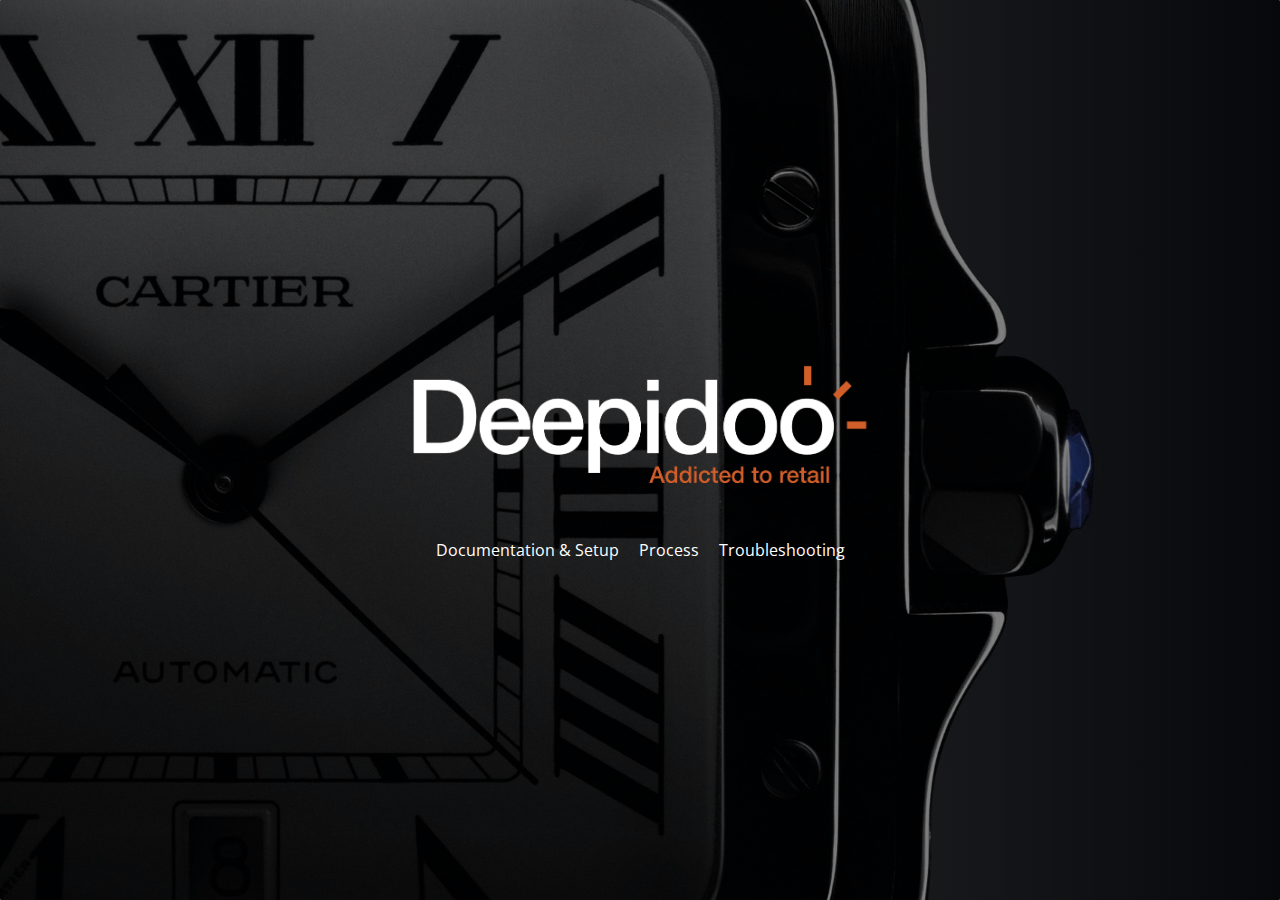
<file: index.html>
<!doctype html>
<html lang="en">
<head>
  <meta name="description" content="Cartier Welcome Portal">
  <meta name="author" content="Deepidoo">
  <link rel="stylesheet" href="https://stackpath.bootstrapcdn.com/bootstrap/4.3.1/css/bootstrap.min.css" integrity="sha384-ggOyR0iXCbMQv3Xipma34MD+dH/1fQ784/j6cY/iJTQUOhcWr7x9JvoRxT2MZw1T" crossorigin="anonymous">
  <link rel="stylesheet" href="css/style.css">
  <link rel="stylesheet" href="css/media_queries.css">
  <script src="https://code.jquery.com/jquery-3.3.1.slim.min.js" integrity="sha384-q8i/X+965DzO0rT7abK41JStQIAqVgRVzpbzo5smXKp4YfRvH+8abtTE1Pi6jizo" crossorigin="anonymous"></script>
  <script src="https://cdnjs.cloudflare.com/ajax/libs/popper.js/1.14.7/umd/popper.min.js" integrity="sha384-UO2eT0CpHqdSJQ6hJty5KVphtPhzWj9WO1clHTMGa3JDZwrnQq4sF86dIHNDz0W1" crossorigin="anonymous"></script>
  <script src="https://stackpath.bootstrapcdn.com/bootstrap/4.3.1/js/bootstrap.min.js" integrity="sha384-JjSmVgyd0p3pXB1rRibZUAYoIIy6OrQ6VrjIEaFf/nJGzIxFDsf4x0xIM+B07jRM" crossorigin="anonymous"></script>
  <link rel="stylesheet" href="https://cdnjs.cloudflare.com/ajax/libs/font-awesome/5.11.2/css/all.min.css" crossorigin="anonymous">
</head>
  <body>
    <div id="welcome">
      <div class="welcome_logo">
        <img style='height: 100%; width: 100%; object-fit: contain' src="img/deepidoo-logo-blanc.png" alt="">
      </div>
      <div class="welcome_nav_div">
        <a class="welcome-nav" href="wiki/setup.html">Documentation & Setup</a>
        <a class="welcome-nav" href="wiki/process.html">Process</a>
        <a class="welcome-nav" href="wiki/troubleshooting.html">Troubleshooting</a>

        <!-- <button type="button" class="btn btn-outline-light"><a class="nav-link" href="index.html">Documentation/Setup</a></button>
        <button type="button" class="btn btn-outline-light"><a class="nav-link" href="process.html">Process</a></button>
        <button type="button" class="btn btn-outline-light"><a class="nav-link" href="troubleshooting.html">Troubleshooting</a></button> -->
      </div>
      </div>
    </div>
  </body>
</html>
</file>
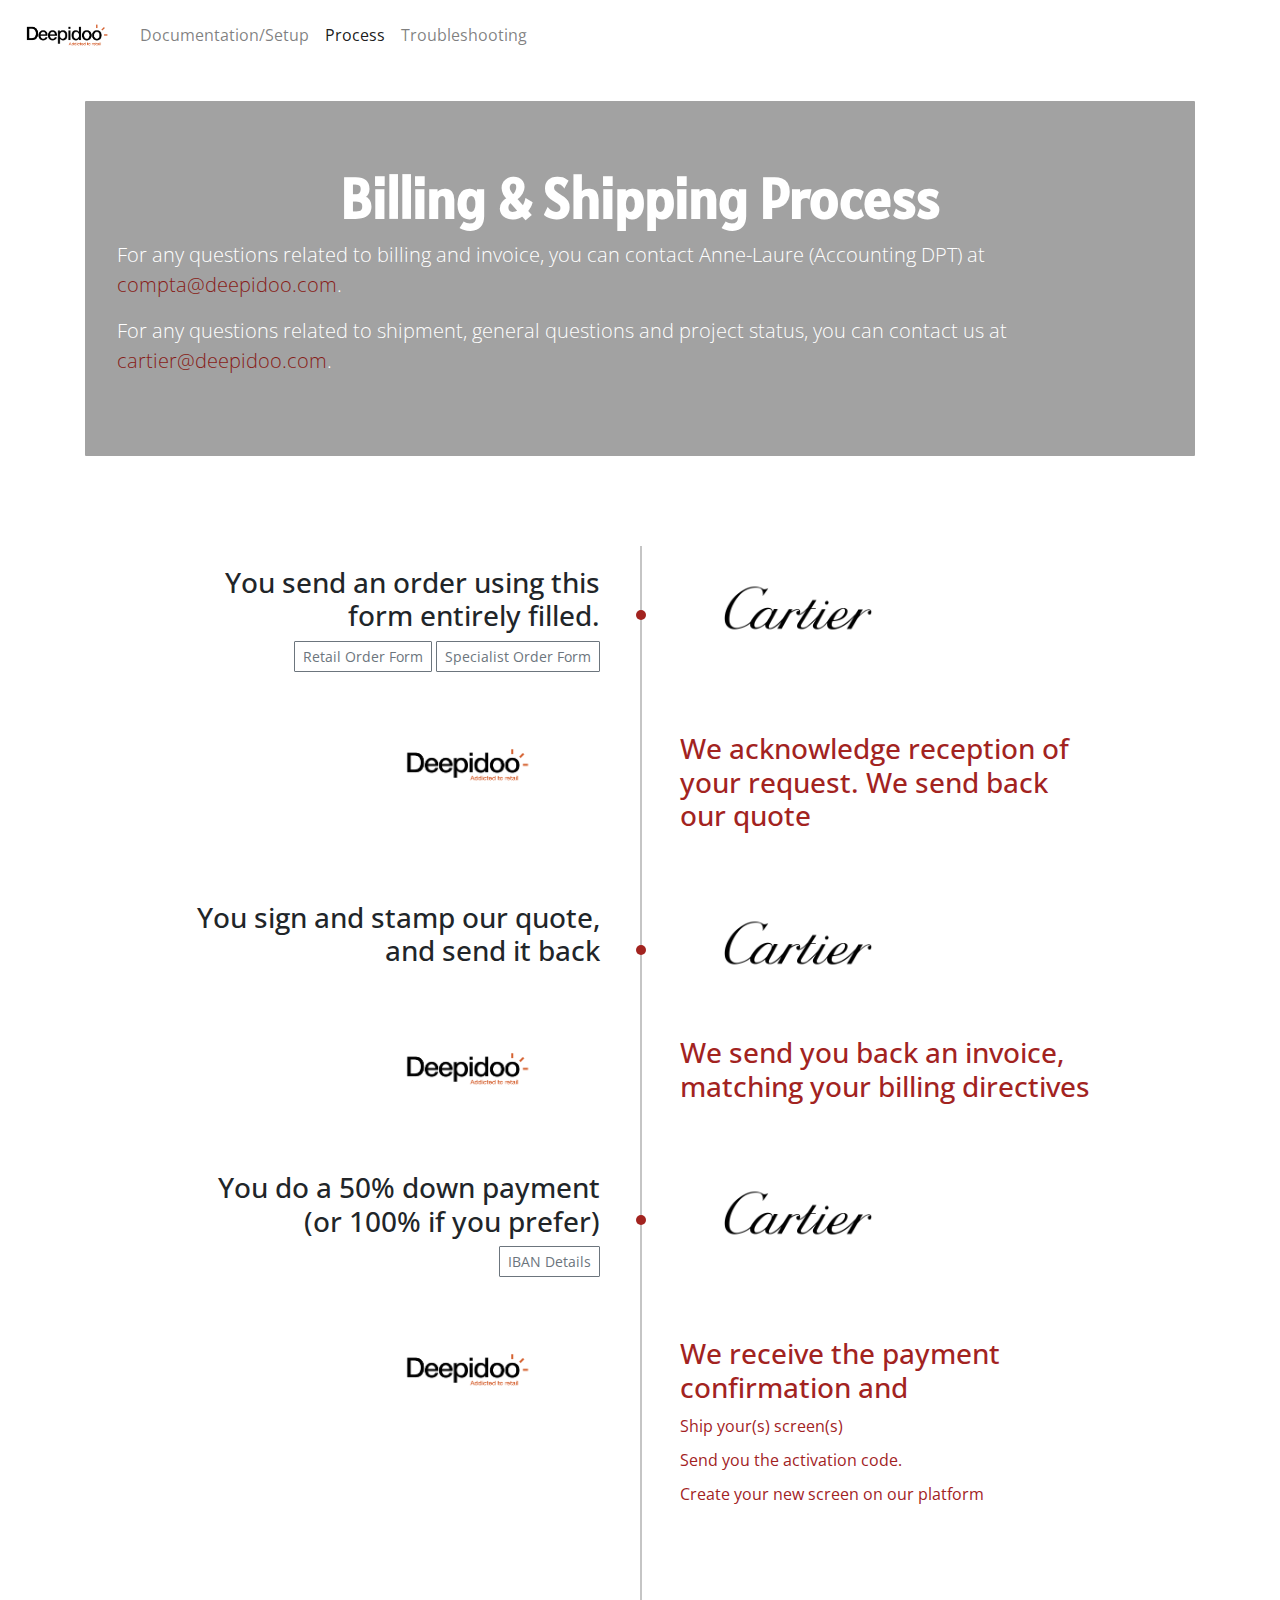
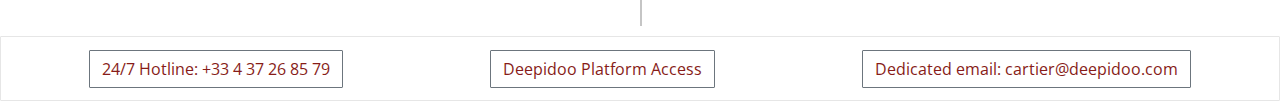
<file: process.html>
<!doctype html>
<html lang="en">
<head>
  <link rel="stylesheet" href="https://stackpath.bootstrapcdn.com/bootstrap/4.3.1/css/bootstrap.min.css" integrity="sha384-ggOyR0iXCbMQv3Xipma34MD+dH/1fQ784/j6cY/iJTQUOhcWr7x9JvoRxT2MZw1T" crossorigin="anonymous">
  <link rel="stylesheet" href="css/style.css">
  <link rel="stylesheet" href="css/process.css">
  <link rel="stylesheet" href="css/media_queries.css">
  <script src="https://code.jquery.com/jquery-3.3.1.slim.min.js" integrity="sha384-q8i/X+965DzO0rT7abK41JStQIAqVgRVzpbzo5smXKp4YfRvH+8abtTE1Pi6jizo" crossorigin="anonymous"></script>
  <script src="https://cdnjs.cloudflare.com/ajax/libs/popper.js/1.14.7/umd/popper.min.js" integrity="sha384-UO2eT0CpHqdSJQ6hJty5KVphtPhzWj9WO1clHTMGa3JDZwrnQq4sF86dIHNDz0W1" crossorigin="anonymous"></script>
  <script src="https://stackpath.bootstrapcdn.com/bootstrap/4.3.1/js/bootstrap.min.js" integrity="sha384-JjSmVgyd0p3pXB1rRibZUAYoIIy6OrQ6VrjIEaFf/nJGzIxFDsf4x0xIM+B07jRM" crossorigin="anonymous"></script>

  <meta name="viewport" content="width=device-width, initial-scale=1">

</head>

<body>


    <!-- NAVBAR -->
    <nav class="navbar navbar-expand-lg navbar-light bg-white">
      <a class="navbar-brand" href="index.html">
        <img src="img/deepidoo-logo.png" width="100px" class="d-inline-block align-top" alt="">
      </a>
      <button class="navbar-toggler" type="button" data-toggle="collapse" data-target="#navbarSupportedContent" aria-controls="navbarSupportedContent" aria-expanded="false" aria-label="Toggle navigation">
        <span class="navbar-toggler-icon"></span>
      </button>

      <div class="collapse navbar-collapse" id="navbarSupportedContent">
        <ul class="navbar-nav mr-auto">
          <li class="nav-item">
            <a class="nav-link" href="setup.html">Documentation/Setup <span class="sr-only">(current)</span></a>
          </li>
          <li class="nav-item active">
            <a class="nav-link" href="process.html">Process</a>
          </li>
          <li class="nav-item">
            <a class="nav-link" href="troubleshooting.html">Troubleshooting</a>
          </li>
        </ul>
      </div>
    </nav>
    <!-- NAVBAR -->
  <div class="container">
    <div class="jumbotron">
      <h1 class="display-4">Billing & Shipping Process</h1>
      <p class="lead">For any questions related to billing and invoice, you can contact Anne-Laure (Accounting DPT) at <a href="mailto:compta@deepidoo.com" class="cartier-red">compta@deepidoo.com</a>.</p>
      <p class="lead">For any questions related to shipment, general questions and project status, you can contact us at <a href="mailto:cartier@deepidoo.com" class="cartier-red">cartier@deepidoo.com</a>.</p>
    </div>

    <div class="timeline">
      <ul>
        <li>
          <div class="content">
            <h3>You send an order using this form entirely filled.</h3>
            <a href="https://cartier-deepidoo.oss-eu-central-1.aliyuncs.com/forms/deepidoo_po_retail.xlsx" target="_blank" class="btn btn-outline-secondary btn-sm">Retail Order Form</a>
            <a href="https://cartier-deepidoo.oss-eu-central-1.aliyuncs.com/forms/deepidoo_po_specialists.xlsx" target="_blank" class="btn btn-outline-secondary btn-sm">Specialist Order Form</a>
          </div>
          <div class="time">
            <img src="img/cartier-logo.png" width="150px" class="mr-3" alt="...">
          </div>
        </li>

        <li>
          <div class="content">
            <h3>We acknowledge reception of your request. We send back our quote</h3>
          </div>
          <div class="time">
            <img src="img/deepidoo-logo.png" width="150px" class="mr-3" alt="...">
          </div>
        </li>

        <li>
          <div class="content">
            <h3>You sign and stamp our quote, and send it back</h3>
          </div>
          <div class="time">
            <img src="img/cartier-logo.png" width="150px" class="mr-3" alt="...">
          </div>
        </li>

        <li>
          <div class="content">
            <h3>We send you back an invoice, matching your billing directives</h3>
          </div>
          <div class="time">
            <img src="img/deepidoo-logo.png" width="150px" class="mr-3" alt="...">
          </div>
        </li>

        <li>
          <div class="content">
            <h3>You do a 50% down payment (or 100% if you prefer)</h3>
            <a href="https://cartier-deepidoo.oss-eu-central-1.aliyuncs.com/forms/deepidoo_iban.pdf" target="_blank" class="btn btn-outline-secondary btn-sm">IBAN Details</a>
          </div>
          <div class="time">
            <img src="img/cartier-logo.png" width="150px" class="mr-3" alt="...">
          </div>
        </li>

        <li>
          <div class="content">
            <h3>We receive the payment confirmation and</h3>
            <p class="">Ship your(s) screen(s)</p>
            <p class="">Send you the activation code.</p>
            <p class="">Create your new screen on our platform</p>
          </div>
          <div class="time">
            <img src="img/deepidoo-logo.png" width="150px" class="mr-3" alt="...">
          </div>
        </li>
        <div style="clear:both;"></div>
      </ul>
    </div>
  </div>

  <footer id="sticky-footer" class="footer container-fluid bg-white ">
    <div class="footer-col">
      <a class="btn sharp cartier-red btn-outline-secondary" href="#" role=""> 24/7 Hotline: +33 4 37 26 85 79</a>
    </div>
    <div class="footer-col">
      <a class="btn sharp cartier-red btn-outline-secondary" href="https://play.deepidoo.com/" target="_blank" role="button"> Deepidoo Platform Access</a>
    </div>
    <div class="footer-col">
      <a class="btn sharp cartier-red btn-outline-secondary" href="#" role="button"> Dedicated email: cartier@deepidoo.com </a>
    </div>
  </footer>
</body>
</html>
</file>
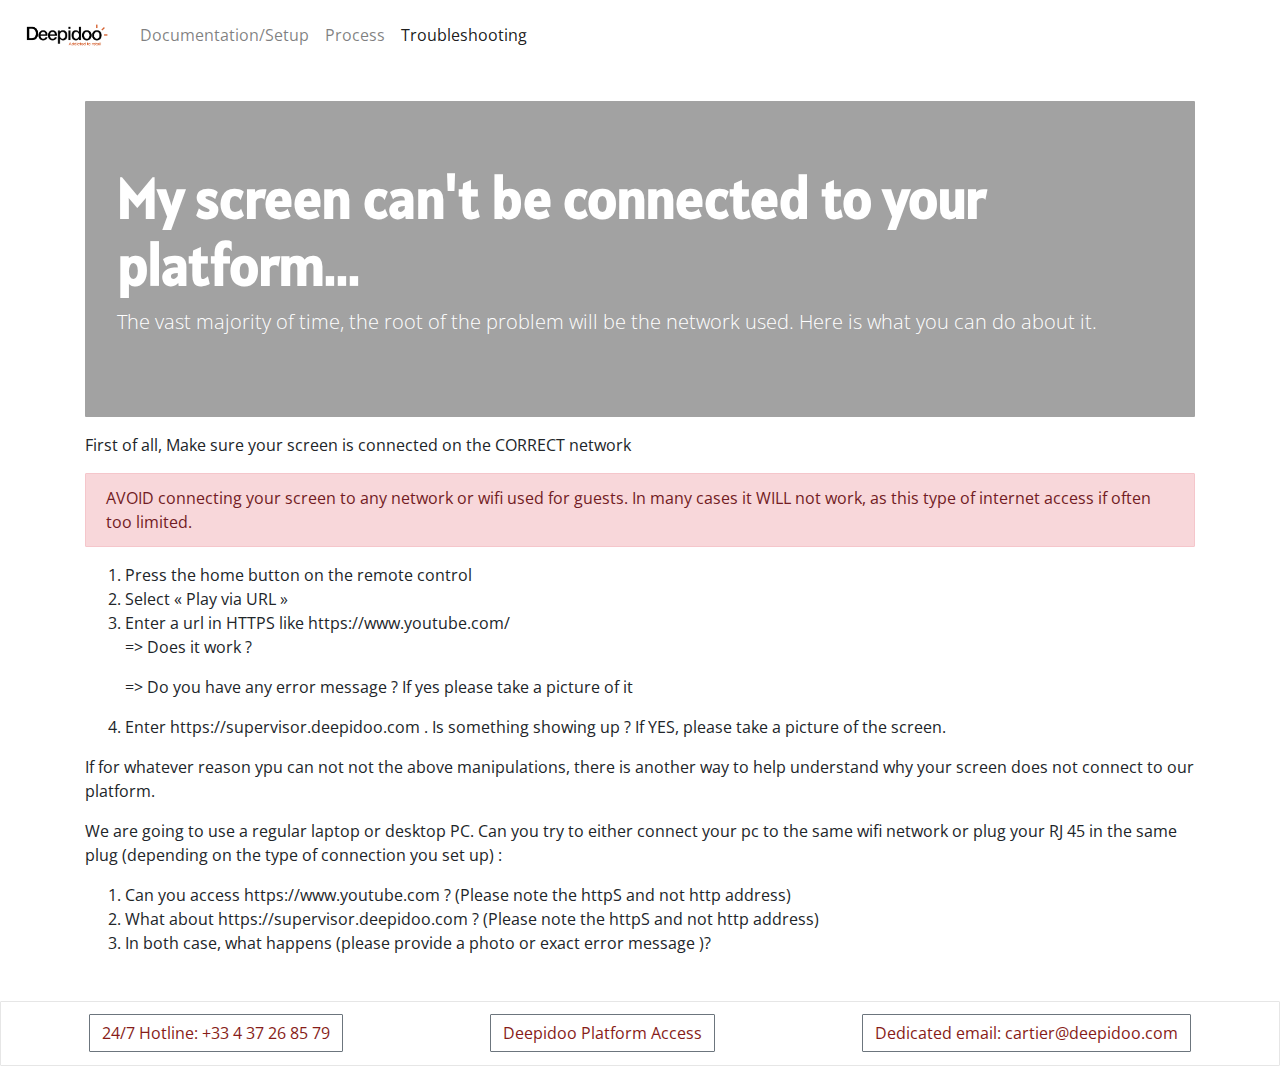
<file: troubleshooting.html>
<!doctype html>
<html lang="en">
<head>
  <link rel="stylesheet" href="https://stackpath.bootstrapcdn.com/bootstrap/4.3.1/css/bootstrap.min.css" integrity="sha384-ggOyR0iXCbMQv3Xipma34MD+dH/1fQ784/j6cY/iJTQUOhcWr7x9JvoRxT2MZw1T" crossorigin="anonymous">
  <link rel="stylesheet" href="css/style.css">
  <link rel="stylesheet" href="css/media_queries.css">
  <script src="https://code.jquery.com/jquery-3.3.1.slim.min.js" integrity="sha384-q8i/X+965DzO0rT7abK41JStQIAqVgRVzpbzo5smXKp4YfRvH+8abtTE1Pi6jizo" crossorigin="anonymous"></script>
  <script src="https://cdnjs.cloudflare.com/ajax/libs/popper.js/1.14.7/umd/popper.min.js" integrity="sha384-UO2eT0CpHqdSJQ6hJty5KVphtPhzWj9WO1clHTMGa3JDZwrnQq4sF86dIHNDz0W1" crossorigin="anonymous"></script>
  <script src="https://stackpath.bootstrapcdn.com/bootstrap/4.3.1/js/bootstrap.min.js" integrity="sha384-JjSmVgyd0p3pXB1rRibZUAYoIIy6OrQ6VrjIEaFf/nJGzIxFDsf4x0xIM+B07jRM" crossorigin="anonymous"></script>
  <link rel="stylesheet" href="https://cdnjs.cloudflare.com/ajax/libs/font-awesome/5.11.2/css/all.min.css" crossorigin="anonymous">
</head>

<body>

    <!-- NAVBAR -->
    <nav class="navbar navbar-expand-lg navbar-light bg-white">
      <a class="navbar-brand" href="index.html">
        <img src="img/deepidoo-logo.png" width="100px" class="d-inline-block align-top" alt="">
      </a>
      <button class="navbar-toggler" type="button" data-toggle="collapse" data-target="#navbarSupportedContent" aria-controls="navbarSupportedContent" aria-expanded="false" aria-label="Toggle navigation">
        <span class="navbar-toggler-icon"></span>
      </button>

      <div class="collapse navbar-collapse" id="navbarSupportedContent">
        <ul class="navbar-nav mr-auto">
          <li class="nav-item">
            <a class="nav-link" href="setup.html">Documentation/Setup <span class="sr-only">(current)</span></a>
          </li>
          <li class="nav-item">
            <a class="nav-link" href="process.html">Process</a>
          </li>
          <li class="nav-item active">
            <a class="nav-link" href="troubleshooting.html">Troubleshooting</a>
          </li>
        </ul>
      </div>
    </nav>
    <!-- NAVBAR -->
    <div class="container">
      <div class="jumbotron">
        <h1 class="display-4">My screen can't be connected to your platform... </h1>
        <p class="lead">The vast majority of time, the root of the problem will be the network used. Here is what you can do about it.</p>
      </div>
      <p></p>
      <p>First of all, Make sure your screen is connected on the CORRECT network</p>
      <div class="alert alert-danger" role="alert">
        AVOID connecting your screen to any network or wifi used for guests. In many cases it WILL not work, as this type of internet access if often too limited.
      </div>
      <ol>
        <li>Press the home button on the remote control</li>
        <li>Select « Play via URL »</li>
        <li>Enter a url in HTTPS like https://www.youtube.com/ </li>
          <p> => Does it work ?</p>
          <p> => Do you have any error message ?  If yes please take a picture of it</p>
        <li>Enter https://supervisor.deepidoo.com . Is something showing up ? If YES, please take a picture of the screen.</li>
      </ol>

    <p> If for whatever reason ypu can not not the above manipulations, there is another way to help understand why your screen does not connect to our platform.</p>
    <p>We are going to use a regular laptop or desktop PC. Can you try to either connect your pc to the same wifi network or plug your RJ 45 in the same plug (depending on the type of connection you set up) :</p>
    <ol>
      <li>Can you access https://www.youtube.com ? (Please note the httpS and not http address)</li>
      <li>What about https://supervisor.deepidoo.com ? (Please note the httpS and not http address)</li>
      <li>In both case, what happens (please provide a photo or exact error message )?</li>
    </ol>
    </div>
    <footer id="sticky-footer" class="footer container-fluid bg-white ">
      <div class="footer-col">
        <a class="btn sharp cartier-red btn-outline-secondary" href="#" role=""> 24/7 Hotline: +33 4 37 26 85 79</a>
      </div>
      <div class="footer-col">
        <a class="btn sharp cartier-red btn-outline-secondary" href="https://play.deepidoo.com/" target="_blank" role="button"> Deepidoo Platform Access</a>
      </div>
      <div class="footer-col">
        <a class="btn sharp cartier-red btn-outline-secondary" href="#" role="button"> Dedicated email: cartier@deepidoo.com </a>
      </div>
    </footer>
</body>
</html>
</file>
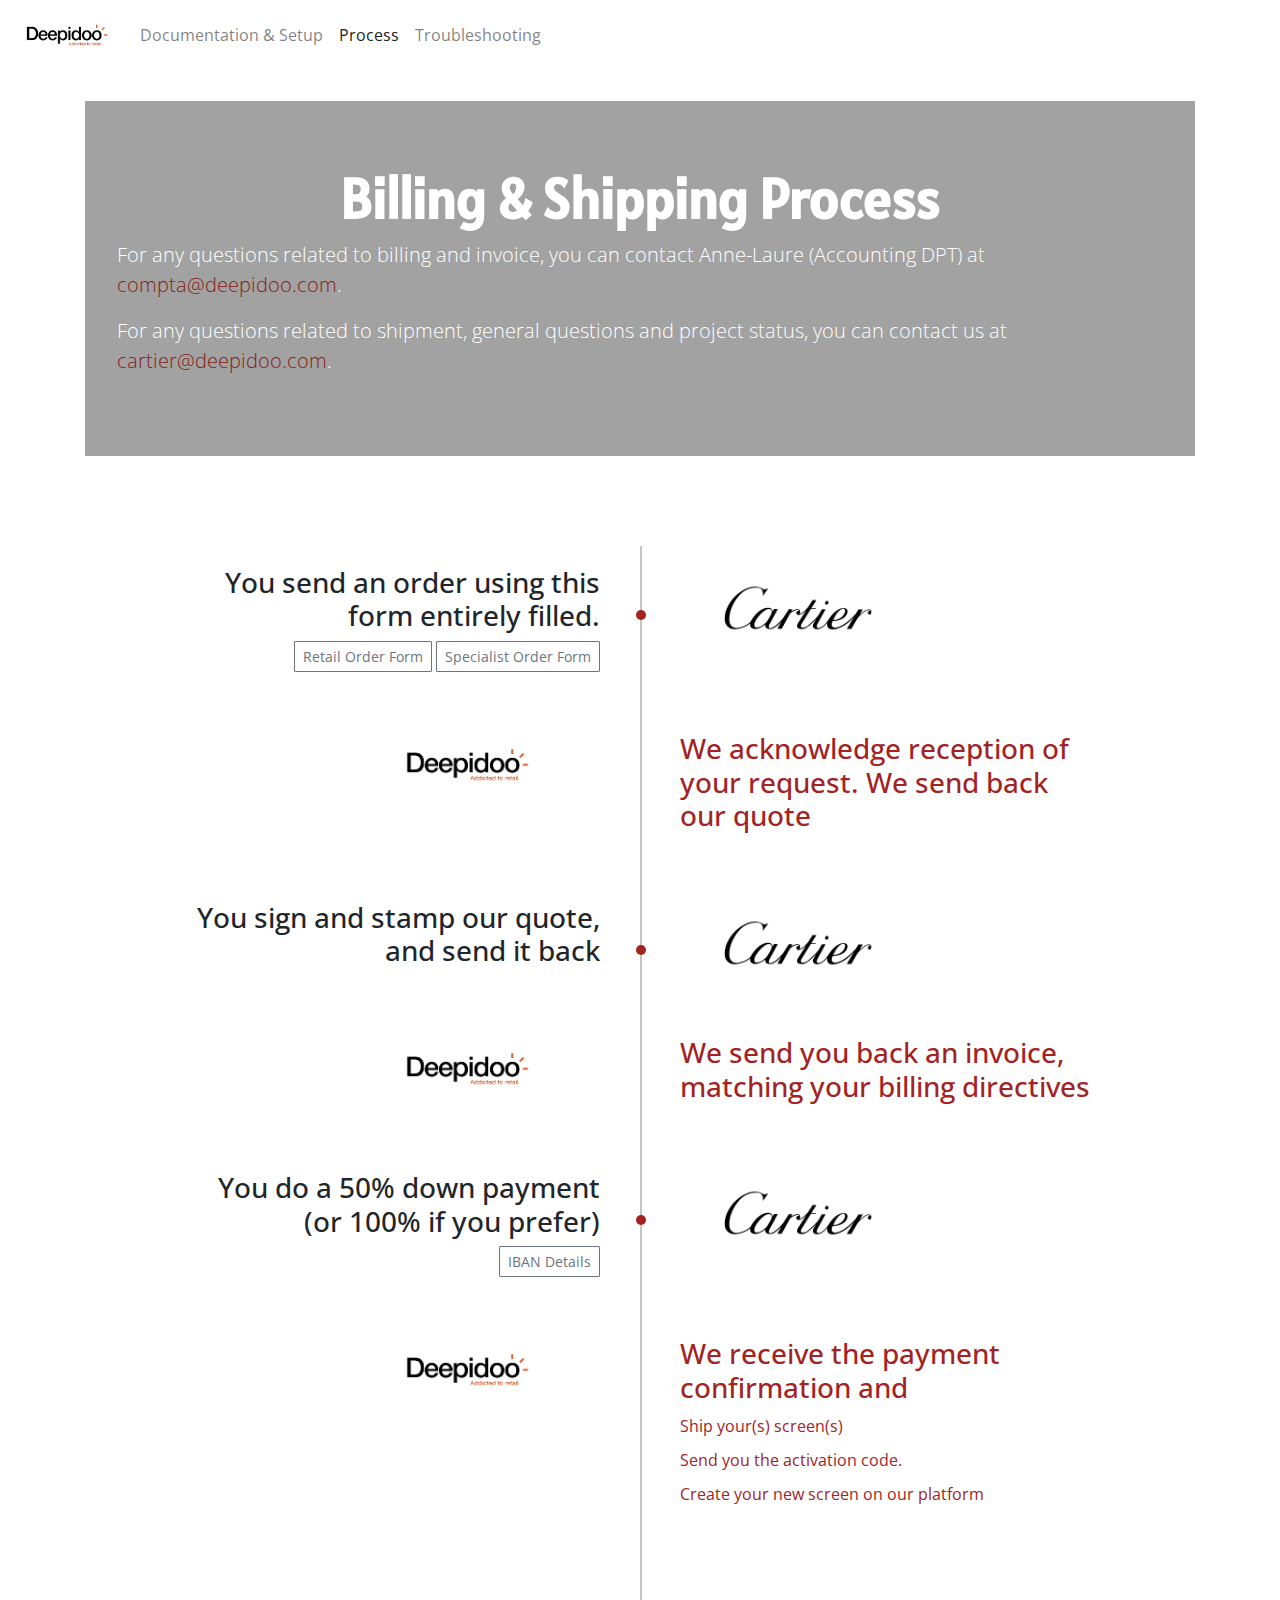
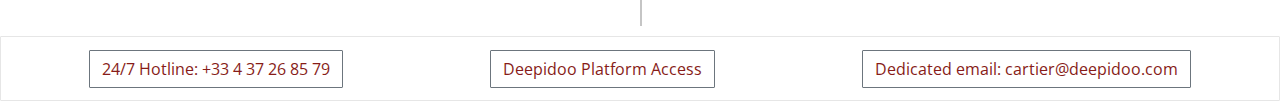
<file: wiki/process.html>
<!doctype html>
<html lang="en">
<head>
  <link rel="stylesheet" href="https://stackpath.bootstrapcdn.com/bootstrap/4.3.1/css/bootstrap.min.css" integrity="sha384-ggOyR0iXCbMQv3Xipma34MD+dH/1fQ784/j6cY/iJTQUOhcWr7x9JvoRxT2MZw1T" crossorigin="anonymous">
  <link rel="stylesheet" href="../css/style.css">
  <link rel="stylesheet" href="../css/process.css">
  <link rel="stylesheet" href="../css/media_queries.css">
  <script src="https://code.jquery.com/jquery-3.3.1.slim.min.js" integrity="sha384-q8i/X+965DzO0rT7abK41JStQIAqVgRVzpbzo5smXKp4YfRvH+8abtTE1Pi6jizo" crossorigin="anonymous"></script>
  <script src="https://cdnjs.cloudflare.com/ajax/libs/popper.js/1.14.7/umd/popper.min.js" integrity="sha384-UO2eT0CpHqdSJQ6hJty5KVphtPhzWj9WO1clHTMGa3JDZwrnQq4sF86dIHNDz0W1" crossorigin="anonymous"></script>
  <script src="https://stackpath.bootstrapcdn.com/bootstrap/4.3.1/js/bootstrap.min.js" integrity="sha384-JjSmVgyd0p3pXB1rRibZUAYoIIy6OrQ6VrjIEaFf/nJGzIxFDsf4x0xIM+B07jRM" crossorigin="anonymous"></script>
  <meta name="viewport" content="width=device-width, initial-scale=1">

</head>

<body>


    <!-- NAVBAR -->
    <nav class="navbar navbar-expand-lg navbar-light bg-white">
      <a class="navbar-brand" href="../index.html">
        <img src="../img/deepidoo-logo.png" width="100px" class="d-inline-block align-top" alt="">
      </a>
      <button class="navbar-toggler" type="button" data-toggle="collapse" data-target="#navbarSupportedContent" aria-controls="navbarSupportedContent" aria-expanded="false" aria-label="Toggle navigation">
        <span class="navbar-toggler-icon"></span>
      </button>

      <div class="collapse navbar-collapse" id="navbarSupportedContent">
        <ul class="navbar-nav mr-auto">
          <li class="nav-item">
            <a class="nav-link" href="setup.html">Documentation & Setup <span class="sr-only">(current)</span></a>
          </li>
          <li class="nav-item active">
            <a class="nav-link" href="process.html">Process</a>
          </li>
          <li class="nav-item">
            <a class="nav-link" href="troubleshooting.html">Troubleshooting</a>
          </li>
        </ul>
      </div>
    </nav>
    <!-- NAVBAR -->

  <div class="container">
    <div class="jumbotron">
      <h1 class="display-4">Billing & Shipping Process</h1>
      <p class="lead">For any questions related to billing and invoice, you can contact Anne-Laure (Accounting DPT) at <a href="mailto:compta@deepidoo.com" class="cartier-red">compta@deepidoo.com</a>.</p>
      <p class="lead">For any questions related to shipment, general questions and project status, you can contact us at <a href="mailto:cartier@deepidoo.com" class="cartier-red">cartier@deepidoo.com</a>.</p>
    </div>

    <div class="timeline">
      <ul>
        <li>
          <div class="content">
            <h3>You send an order using this form entirely filled.</h3>
            <a href="https://cartier-deepidoo.oss-eu-central-1.aliyuncs.com/forms/deepidoo_po_retail.xlsx" target="_blank" class="btn btn-outline-secondary btn-sm">Retail Order Form</a>
            <a href="https://cartier-deepidoo.oss-eu-central-1.aliyuncs.com/forms/deepidoo_po_specialists.xlsx" target="_blank" class="btn btn-outline-secondary btn-sm">Specialist Order Form</a>
          </div>
          <div class="time">
            <img src="../img/cartier-logo.png" width="150px" class="mr-3" alt="...">
          </div>
        </li>

        <li>
          <div class="content">
            <h3>We acknowledge reception of your request. We send back our quote</h3>
          </div>
          <div class="time">
            <img src="../img/deepidoo-logo.png" width="150px" class="mr-3" alt="...">
          </div>
        </li>

        <li>
          <div class="content">
            <h3>You sign and stamp our quote, and send it back</h3>
          </div>
          <div class="time">
            <img src="../img/cartier-logo.png" width="150px" class="mr-3" alt="...">
          </div>
        </li>

        <li>
          <div class="content">
            <h3>We send you back an invoice, matching your billing directives</h3>
          </div>
          <div class="time">
            <img src="../img/deepidoo-logo.png" width="150px" class="mr-3" alt="...">
          </div>
        </li>

        <li>
          <div class="content">
            <h3>You do a 50% down payment (or 100% if you prefer)</h3>
            <a href="https://cartier-deepidoo.oss-eu-central-1.aliyuncs.com/forms/deepidoo_iban.pdf" target="_blank" class="btn btn-outline-secondary btn-sm">IBAN Details</a>
          </div>
          <div class="time">
            <img src="../img/cartier-logo.png" width="150px" class="mr-3" alt="...">
          </div>
        </li>

        <li>
          <div class="content">
            <h3>We receive the payment confirmation and</h3>
            <p class="">Ship your(s) screen(s)</p>
            <p class="">Send you the activation code.</p>
            <p class="">Create your new screen on our platform</p>
          </div>
          <div class="time">
            <img src="../img/deepidoo-logo.png" width="150px" class="mr-3" alt="...">
          </div>
        </li>
        <div style="clear:both;"></div>
      </ul>
    </div>
  </div>

  <!-- FOOTER -->
  <footer id="sticky-footer" class="footer container-fluid bg-white ">
    <div class="footer-col">
      <a class="btn sharp cartier-red btn-outline-secondary" href="tel:+33437268579" role=""> 24/7 Hotline: +33 4 37 26 85 79</a>
    </div>
    <div class="footer-col">
      <a class="btn sharp cartier-red btn-outline-secondary" href="https://play.deepidoo.com/" target="_blank" role="button"> Deepidoo Platform Access</a>
    </div>
    <div class="footer-col">
      <a class="btn sharp cartier-red btn-outline-secondary" href="mailto:cartier@deepidoo.com" role="button"> Dedicated email: cartier@deepidoo.com </a>
    </div>
  </footer>
  <!-- FOOTER -->
</body>
</html>
</file>
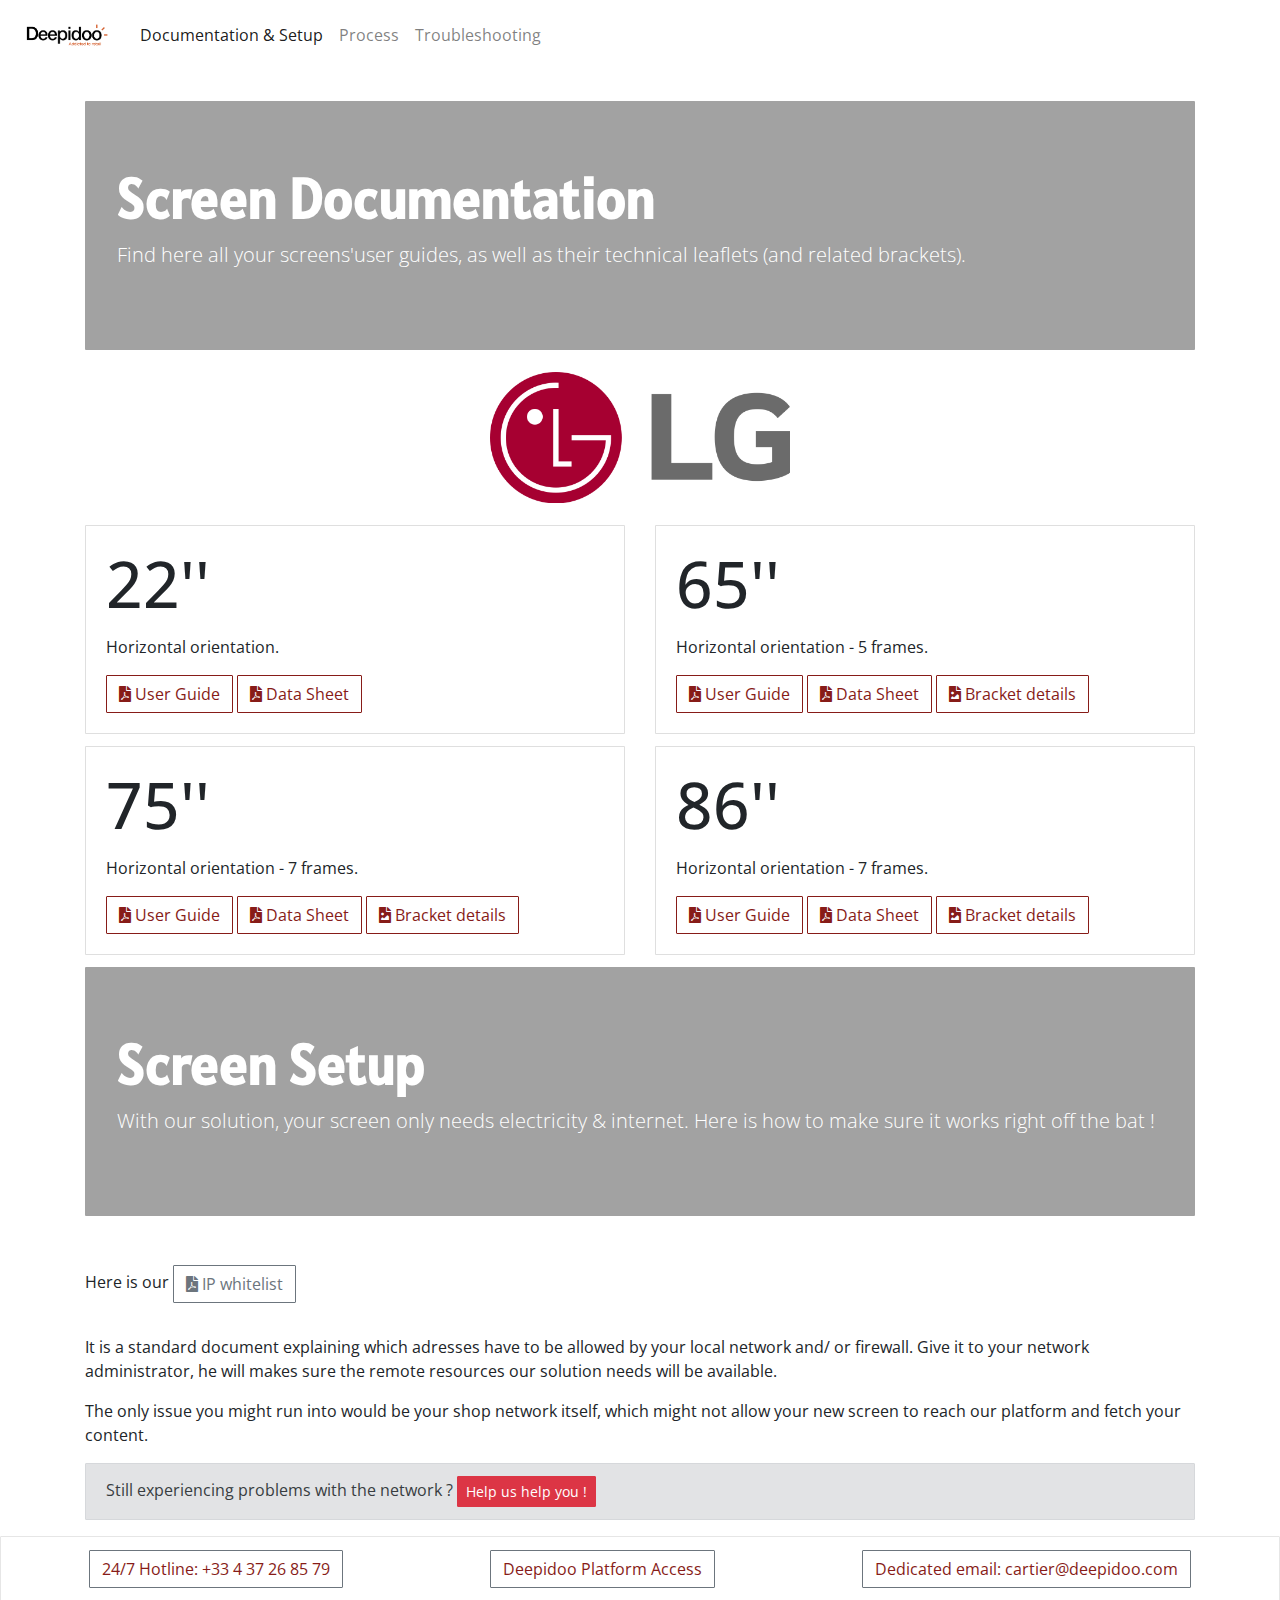
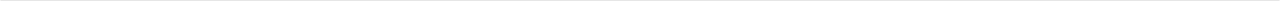
<file: wiki/setup.html>
<!doctype html>
<html lang="en">
<head>
  <link rel="stylesheet" href="https://stackpath.bootstrapcdn.com/bootstrap/4.3.1/css/bootstrap.min.css" integrity="sha384-ggOyR0iXCbMQv3Xipma34MD+dH/1fQ784/j6cY/iJTQUOhcWr7x9JvoRxT2MZw1T" crossorigin="anonymous">
  <link rel="stylesheet" href="../css/style.css">
  <link rel="stylesheet" href="../css/media_queries.css">
  <script src="https://code.jquery.com/jquery-3.3.1.slim.min.js" integrity="sha384-q8i/X+965DzO0rT7abK41JStQIAqVgRVzpbzo5smXKp4YfRvH+8abtTE1Pi6jizo" crossorigin="anonymous"></script>
  <script src="https://cdnjs.cloudflare.com/ajax/libs/popper.js/1.14.7/umd/popper.min.js" integrity="sha384-UO2eT0CpHqdSJQ6hJty5KVphtPhzWj9WO1clHTMGa3JDZwrnQq4sF86dIHNDz0W1" crossorigin="anonymous"></script>
  <script src="https://stackpath.bootstrapcdn.com/bootstrap/4.3.1/js/bootstrap.min.js" integrity="sha384-JjSmVgyd0p3pXB1rRibZUAYoIIy6OrQ6VrjIEaFf/nJGzIxFDsf4x0xIM+B07jRM" crossorigin="anonymous"></script>
  <link rel="stylesheet" href="https://cdnjs.cloudflare.com/ajax/libs/font-awesome/5.11.2/css/all.min.css" crossorigin="anonymous">
</head>

<body>

    <!-- NAVBAR -->
    <nav class="navbar navbar-expand-lg navbar-light bg-white">
      <a class="navbar-brand" href="../index.html">
        <img src="../img/deepidoo-logo.png" width="100px" class="d-inline-block align-top" alt="">
      </a>
      <button class="navbar-toggler" type="button" data-toggle="collapse" data-target="#navbarSupportedContent" aria-controls="navbarSupportedContent" aria-expanded="false" aria-label="Toggle navigation">
        <span class="navbar-toggler-icon"></span>
      </button>

      <div class="collapse navbar-collapse" id="navbarSupportedContent">
        <ul class="navbar-nav mr-auto">
          <li class="nav-item active">
            <a class="nav-link" href="setup.html">Documentation & Setup <span class="sr-only">(current)</span></a>
          </li>
          <li class="nav-item">
            <a class="nav-link" href="process.html">Process</a>
          </li>
          <li class="nav-item">
            <a class="nav-link" href="troubleshooting.html">Troubleshooting</a>
          </li>
        </ul>
      </div>
    </nav>
    <!-- NAVBAR -->

<div class="container">
    <div id="screen_doc">
      <div class="jumbotron">
        <h1 class="display-4">Screen Documentation</h1>
        <p class="lead">Find here all your screens'user guides, as well as their technical leaflets (and related brackets).</p>
      </div>
      <img src="../img/lg_logo.png" class="img-fluid lg_logo" alt="Responsive image">
      <div class="row">
        <div class="col-sm-6">
          <div class="card">
            <div class="card-body">
              <h5 class="card-title big">22''</h5>
              <p class="card-text">Horizontal orientation.</p>
              <a href="https://cartier-deepidoo.oss-eu-central-1.aliyuncs.com/user-guides/guide_webos_2_0_en.pdf" target="_blank" class="btn btn-outline-danger"><i class="fa fa-file-pdf"></i> User Guide</a>
              <a href="https://cartier-deepidoo.oss-eu-central-1.aliyuncs.com/datasheet/22SM3B_datasheet.pdf" target="_blank" class="btn btn-outline-danger"><i class="fa fa-file-pdf"></i> Data Sheet</a>
            </div>
          </div>
        </div>
        <div class="col-sm-6">
          <div class="card">
            <div class="card-body">
              <h5 class="card-title big">65''</h5>
              <p class="card-text">Horizontal orientation - 5 frames.</p>
              <a href="https://cartier-deepidoo.oss-eu-central-1.aliyuncs.com/user-guides/guide_webos_4_0_en.pdf" target="_blank" class="btn btn-outline-danger"><i class="fa fa-file-pdf"></i> User Guide</a>
              <a href="https://cartier-deepidoo.oss-eu-central-1.aliyuncs.com/datasheet/65UH5E_datasheet.pdf" target="_blank" class="btn btn-outline-danger"><i class="fa fa-file-pdf"></i> Data Sheet</a>
              <a href="https://cartier-deepidoo.oss-eu-central-1.aliyuncs.com/datasheet/brackets_DS_VW765_LQR_datasheet.jpg" target="_blank" class="btn btn-outline-danger"><i class="fa fa-file-image"></i> Bracket details</a>
            </div>
          </div>
        </div>
      </div>

      <div class="row">
        <div class="col-sm-6">
          <div class="card">
            <div class="card-body">
              <h5 class="card-title big">75''</h5>
              <p class="card-text">Horizontal orientation - 7 frames.</p>
              <a href="https://cartier-deepidoo.oss-eu-central-1.aliyuncs.com/user-guides/guide_webos_4_0_en.pdf" target="_blank" class="btn btn-outline-danger"><i class="fa fa-file-pdf"></i> User Guide</a>
              <a href="https://cartier-deepidoo.oss-eu-central-1.aliyuncs.com/datasheet/75_86UH5E_datasheet.pdf" target="_blank" class="btn btn-outline-danger"><i class="fa fa-file-pdf"></i> Data Sheet</a>
              <a href="https://cartier-deepidoo.oss-eu-central-1.aliyuncs.com/datasheet/brackets_DS_VW765_LQR_datasheet.jpg" target="_blank" class="btn btn-outline-danger"><i class="fa fa-file-image"></i> Bracket details</a>
            </div>
          </div>
        </div>
        <div class="col-sm-6">
          <div class="card">
            <div class="card-body">
              <h5 class="card-title big">86''</h5>
              <p class="card-text">Horizontal orientation - 7 frames.</p>
              <a href="https://cartier-deepidoo.oss-eu-central-1.aliyuncs.com/user-guides/guide_webos_4_0_en.pdf" target="_blank" class="btn btn-outline-danger"><i class="fa fa-file-pdf"></i> User Guide</a>
              <a href="https://cartier-deepidoo.oss-eu-central-1.aliyuncs.com/datasheet/75_86UH5E_datasheet.pdf" target="_blank" class="btn btn-outline-danger"><i class="fa fa-file-pdf"></i> Data Sheet</a>
              <a href="https://cartier-deepidoo.oss-eu-central-1.aliyuncs.com/datasheet/brackets_DS_VW765_LQR_datasheet.jpg" target="_blank" class="btn btn-outline-danger"><i class="fa fa-file-image"></i> Bracket details</a>
            </div>
          </div>
        </div>
      </div>
      <div class="jumbotron">
        <h1 class="display-4">Screen Setup</h1>
        <p class="lead">With our solution, your screen only needs electricity & internet. Here is how to make sure it works right off the bat !</p>
      </div>
        <hr class="my-4">
        <p>Here is our <a class="btn btn-outline-secondary" href="https://cartier-deepidoo.oss-eu-central-1.aliyuncs.com/forms/deepidoo_ip_whitelist.pdf" target="_blank" role="button"><i class="fa fa-file-pdf"></i> IP whitelist</a></p>
        <p></p>
        <p>It is a standard document explaining which adresses have to be allowed by your local network and/ or firewall. Give it to your network administrator, he will makes sure the remote resources our solution needs will be available.</p>
        <p>The only issue you might run into would be your shop network itself, which might not allow your new screen to reach our platform and fetch your content.</p>

        <div class="alert alert-secondary" role="alert">
            Still experiencing problems with the network ?  <a href="troubleshooting.html"  class="btn btn-danger btn-sm">Help us help you !</a>
        </div>
      </div>
    </div>
  </div>

  <!-- FOOTER -->
  <footer id="sticky-footer" class="footer container-fluid bg-white ">
    <div class="footer-col">
      <a class="btn sharp cartier-red btn-outline-secondary" href="tel:+33437268579" role=""> 24/7 Hotline: +33 4 37 26 85 79</a>
    </div>
    <div class="footer-col">
      <a class="btn sharp cartier-red btn-outline-secondary" href="https://play.deepidoo.com/" target="_blank" role="button"> Deepidoo Platform Access</a>
    </div>
    <div class="footer-col">
      <a class="btn sharp cartier-red btn-outline-secondary" href="mailto:cartier@deepidoo.com" role="button"> Dedicated email: cartier@deepidoo.com </a>
    </div>
  </footer>
  <!-- FOOTER -->

</body>
</html>
</file>
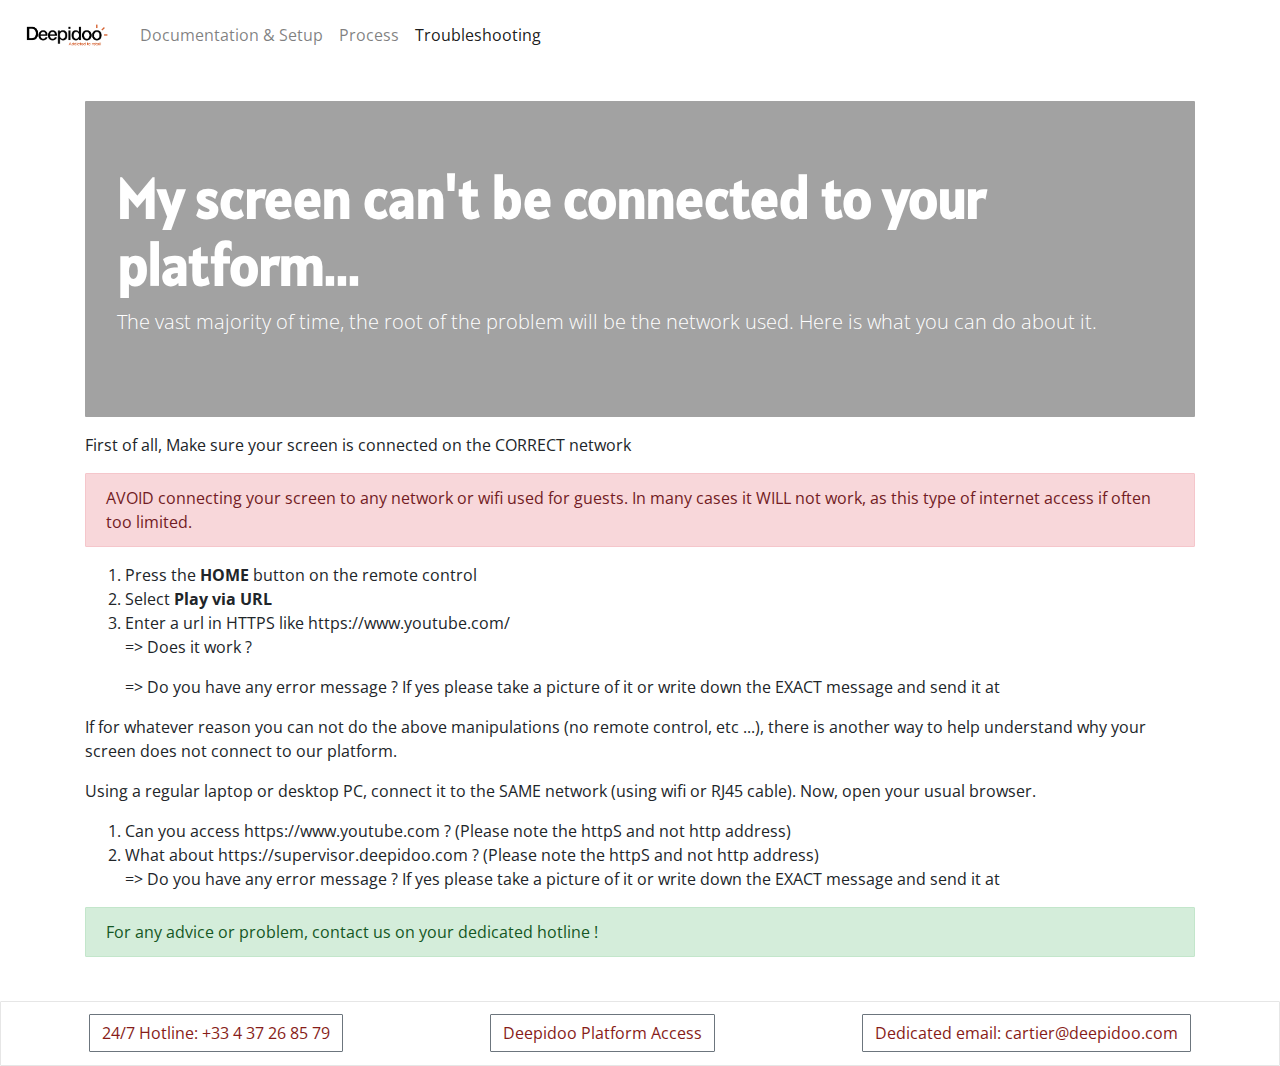
<file: wiki/troubleshooting.html>
<!doctype html>
<html lang="en">
<head>
  <link rel="stylesheet" href="https://stackpath.bootstrapcdn.com/bootstrap/4.3.1/css/bootstrap.min.css" integrity="sha384-ggOyR0iXCbMQv3Xipma34MD+dH/1fQ784/j6cY/iJTQUOhcWr7x9JvoRxT2MZw1T" crossorigin="anonymous">
  <link rel="stylesheet" href="../css/style.css">
  <link rel="stylesheet" href="../css/media_queries.css">
  <script src="https://code.jquery.com/jquery-3.3.1.slim.min.js" integrity="sha384-q8i/X+965DzO0rT7abK41JStQIAqVgRVzpbzo5smXKp4YfRvH+8abtTE1Pi6jizo" crossorigin="anonymous"></script>
  <script src="https://cdnjs.cloudflare.com/ajax/libs/popper.js/1.14.7/umd/popper.min.js" integrity="sha384-UO2eT0CpHqdSJQ6hJty5KVphtPhzWj9WO1clHTMGa3JDZwrnQq4sF86dIHNDz0W1" crossorigin="anonymous"></script>
  <script src="https://stackpath.bootstrapcdn.com/bootstrap/4.3.1/js/bootstrap.min.js" integrity="sha384-JjSmVgyd0p3pXB1rRibZUAYoIIy6OrQ6VrjIEaFf/nJGzIxFDsf4x0xIM+B07jRM" crossorigin="anonymous"></script>
  <link rel="stylesheet" href="https://cdnjs.cloudflare.com/ajax/libs/font-awesome/5.11.2/css/all.min.css" crossorigin="anonymous">
</head>

<body>

    <!-- NAVBAR -->
    <nav class="navbar navbar-expand-lg navbar-light bg-white">
      <a class="navbar-brand" href="../index.html">
        <img src="../img/deepidoo-logo.png" width="100px" class="d-inline-block align-top" alt="">
      </a>
      <button class="navbar-toggler" type="button" data-toggle="collapse" data-target="#navbarSupportedContent" aria-controls="navbarSupportedContent" aria-expanded="false" aria-label="Toggle navigation">
        <span class="navbar-toggler-icon"></span>
      </button>

      <div class="collapse navbar-collapse" id="navbarSupportedContent">
        <ul class="navbar-nav mr-auto">
          <li class="nav-item">
            <a class="nav-link" href="setup.html">Documentation & Setup <span class="sr-only">(current)</span></a>
          </li>
          <li class="nav-item">
            <a class="nav-link" href="process.html">Process</a>
          </li>
          <li class="nav-item active">
            <a class="nav-link" href="troubleshooting.html">Troubleshooting</a>
          </li>
        </ul>
      </div>
    </nav>
    <!-- NAVBAR -->

    <div class="container">
      <div class="jumbotron">
        <h1 class="display-4">My screen can't be connected to your platform... </h1>
        <p class="lead">The vast majority of time, the root of the problem will be the network used. Here is what you can do about it.</p>
      </div>
      <p></p>
      <p>First of all, Make sure your screen is connected on the CORRECT network</p>
      <div class="alert alert-danger" role="alert">
        AVOID connecting your screen to any network or wifi used for guests. In many cases it WILL not work, as this type of internet access if often too limited.
      </div>
      <ol>
        <li>Press the <b>HOME</b> button on the remote control</li>
        <li>Select <b>Play via URL</b></li>
        <li>Enter a url in HTTPS like https://www.youtube.com/ </li>
          <p>=> Does it work ?</p>
          <p>=> Do you have any error message ?  If yes please take a picture of it or write down the EXACT message and send it at <a href="mailto:cartier@deepidoo.com"></a> </p>
      </ol>

    <p>If for whatever reason you can not do the above manipulations (no remote control, etc ...), there is another way to help understand why your screen does not connect to our platform.</p>
    <p>Using a regular laptop or desktop PC, connect it to the SAME network (using wifi or RJ45 cable). Now, open your usual browser.</p>
    <ol>
      <li>Can you access https://www.youtube.com ? (Please note the httpS and not http address)</li>
      <li>What about https://supervisor.deepidoo.com ? (Please note the httpS and not http address)</li>
      <p> => Do you have any error message ?  If yes please take a picture of it or write down the EXACT message and send it at <a href="mailto:cartier@deepidoo.com"></a>  </p>
    </ol>

    <div class="alert alert-success" role="alert">
      For any advice or problem, contact us on your dedicated hotline !
    </div>
  </div>
  <!-- FOOTER -->
  <footer id="sticky-footer" class="footer container-fluid bg-white ">
    <div class="footer-col">
      <a class="btn sharp cartier-red btn-outline-secondary" href="tel:+33437268579" role=""> 24/7 Hotline: +33 4 37 26 85 79</a>
    </div>
    <div class="footer-col">
      <a class="btn sharp cartier-red btn-outline-secondary" href="https://play.deepidoo.com/" target="_blank" role="button"> Deepidoo Platform Access</a>
    </div>
    <div class="footer-col">
      <a class="btn sharp cartier-red btn-outline-secondary" href="mailto:cartier@deepidoo.com" role="button"> Dedicated email: cartier@deepidoo.com </a>
    </div>
  </footer>
  <!-- FOOTER -->
</body>
</html>
</file>
<file: css/style.css>
@import url('https://fonts.googleapis.com/css?family=Playfair+Display&display=swap');
@import url('https://fonts.googleapis.com/css?family=Open+Sans:300,400,700&display=swap');
@import url('https://fonts.googleapis.com/css?family=Bitter&display=swap');
@import url('https://fonts.googleapis.com/css?family=Alatsi&display=swap');

html, body {
  height: 100%;
  margin: 0;
  padding: 0;
  font-family: 'Open Sans', sans-serif;
  font-style: light;
}

#screen_doc {
  display: flex;
  flex-direction: column;
  justify-content: space-around;
  height: 100%;
}

/*//////////////////////////////*/
/*////////////HOME PAGE/////////*/
/*//////////////////////////////*/

#welcome {
  width: 100%;
  height: 100vh;
  display: flex;
  flex-direction: column;
  justify-content: center;
  align-items: center;
  /*background-image: url('../img/cartier-santos.jpg');*/
  background: linear-gradient( rgba(0, 0, 0, 0.5), rgba(0, 0, 0, 0.5) ), url('../img/cartier-santos.jpg');

  background-repeat: no-repeat;
	background-size: cover;
}

.welcome_logo {
  min-height: 200px;
  height: 20%;
  width: 80%;
  display: flex;
  align-items: center;
  justify-content: center;
}


.welcome_nav_div {
  width: 100%;
  height: 40px;
  display: flex;
  color: white;
  align-items: center;
  justify-content: center;
}

.welcome_nav_div button {
  color: white;
  margin: 10px;
}

.welcome_nav_div .nav-link {
color: white;
}

.welcome-nav {
  margin: 10px;
  color: white;
}

.welcome-nav:hover {
  color: #D25E30;
  text-decoration: none;
  /*border-bottom: 3px solid #D25E30;*/
  transition: 0.5s;
}

/*//////////////////////////////*/
/*///////DOCUMENTATION//////////*/
/*//////////////////////////////*/


.card {
  margin-bottom: 12px;
}


.lg_logo {
  width: 300px;
  margin: 2% auto;
}

/*//////////////////////////////*/
/*//////////////FOOTER//////////*/
/*//////////////////////////////*/

.footer {
  display: flex;
  justify-content: space-around;
}

.footer-items {
  display: flex;
  justify-content: space-between;
  flex-direction: column;
}

.footer.container {
  min-height: 0;
}

.footer-col {
  margin-top: 1%;
  margin-bottom: 1%;
}

.footer-details {
  color: #F17E3A;
}

.sharp {
  border-radius: 0;
}

.cartier-red {
  color: #871C18;
}

.cartier-grey {
  color: #A2A2A2;
}

.big {
  font-size: 4em;
}

/*//////////////////////////////*/
/*///////BOOTSTRAP OVERRIDE/////*/
/*//////////////////////////////*/

.media {
  align-items: center !important;
}

.jumbotron {
  margin-bottom: 0 !important;
  background-color: #A2A2A2;
  color: white;
}

.jumbotron h1 {
  font-family: 'Alatsi', serif;
  font-weight: bold;
}

.navbar {
  margin-bottom: 30px !important;
}

.btn-outline-danger {
  color: #871C18;
  border-color: #871C18;
}

.bg-white {
  background-color: white;
}

.footer {
  border: 1px solid #E6E6E6;
}

* {
  border-radius: 1px !important;
}

.container {
  min-height: 100%;
  margin: 0 auto;
}
</file>
<file: css/media_queries.css>
@media (max-width: 575.98px) {
  .welcome_nav_div {
    flex-direction: column;
  }

  .welcome_logo {
    align-items: flex-start;
    justify-content: flex-start;
  }

  #welcome {
    justify-content: space-around;
  }
}

@media (max-width: 991.98px) {
  .card-body a {
    margin: 5px 0px
  }

  .footer-col a  {
    font-size: 0.85em;
  }
}

@media (max-width: 767.98px) {
  .footer-col a  {
    font-size: 0.65em;
  }

  .footer-col {
    width: 25%;
  }
}
</file>
<file: css/process.css>
/*//////////////////////////////*/
/*/////////////PROCESS//////////*/
/*//////////////////////////////*/


h1{
  font-size:60px;
  text-align:center;
}
.timeline{
  position:relative;
  margin:50px auto;
  padding:40px 0;
  width:1000px;
  box-sizing:border-box;
}
.timeline:before{
  content:'';
  position:absolute;
  left:50%;
  width:2px;
  height:100%;
  background:#c5c5c5;
}
.timeline ul{
  padding:0;
  margin:0;
}
.timeline ul li{
  list-style:none;
  position:relative;
  width:50%;
  padding:20px 40px;
  box-sizing:border-box;
}
.timeline ul li:nth-child(odd){
  float:left;
  text-align:right;
  clear:both;
  /*color: #F17E3A;*/

}
.timeline ul li:nth-child(even){
  float:right;
  text-align:left;
  clear:both;
  color: #A2231F;

}
.content{
  padding-bottom:20px;
}
.timeline ul li:nth-child(odd):before
{
  content:'';
  position:absolute;
  width:10px;
  height:10px;
  top:64px;
  right:-6px;
  background:#A2231F;
  border-radius:50%;
}
.timeline ul li:nth-child(even):before
{
  content:'';
  position:absolute;
  width:10px;
  height:10px;
  top:64px;
  left:-4px;
  border-radius:50%;
}

.timeline ul li h3:nth-child(even):before{
  padding:0;
  margin:0;
  font-weight:600;
}

.timeline ul li h3:nth-child(odd):before{
  padding:0;
  margin:0;
  color: #F17E3A;
  font-weight:600;
}

.timeline ul li p{
  margin:10px 0 0;
  padding:0;
}
.timeline ul li .time h4{
  margin:0;
  padding:0;
  font-size:14px;
}
.timeline ul li:nth-child(odd) .time
{
  position:absolute;
  top:12px;
  right:-265px;
  margin:0;
  padding:8px 16px;
  color:#fff;
}
.timeline ul li:nth-child(even) .time
{
  position:absolute;
  top:12px;
  left:-265px;
  margin:0;
  padding:8px 16px;
  color:#fff;
}
@media(max-width:1000px)
{
  .timeline{
    width:100%;
  }
}
@media(max-width:767px){
  .timeline{
    width:100%;
    padding-bottom:0;
  }
  h1{
    font-size:40px;
    text-align:center;
  }
  .timeline:before{
    left:20px;
    height:100%;
  }
  .timeline ul li:nth-child(odd),
  .timeline ul li:nth-child(even)
  {
    width:100%;
    text-align:left;
    padding-left:50px;
    padding-bottom:50px;
  }
  .timeline ul li:nth-child(odd):before,
  .timeline ul li:nth-child(even):before
  {
    top:-38px;
    left:16px;
    top: 54px;
  }
  .timeline ul li:nth-child(odd) .time,
  .timeline ul li:nth-child(even) .time{
    top:-60px;
    left:50px;
    right:inherit;
  }
}
</file>
